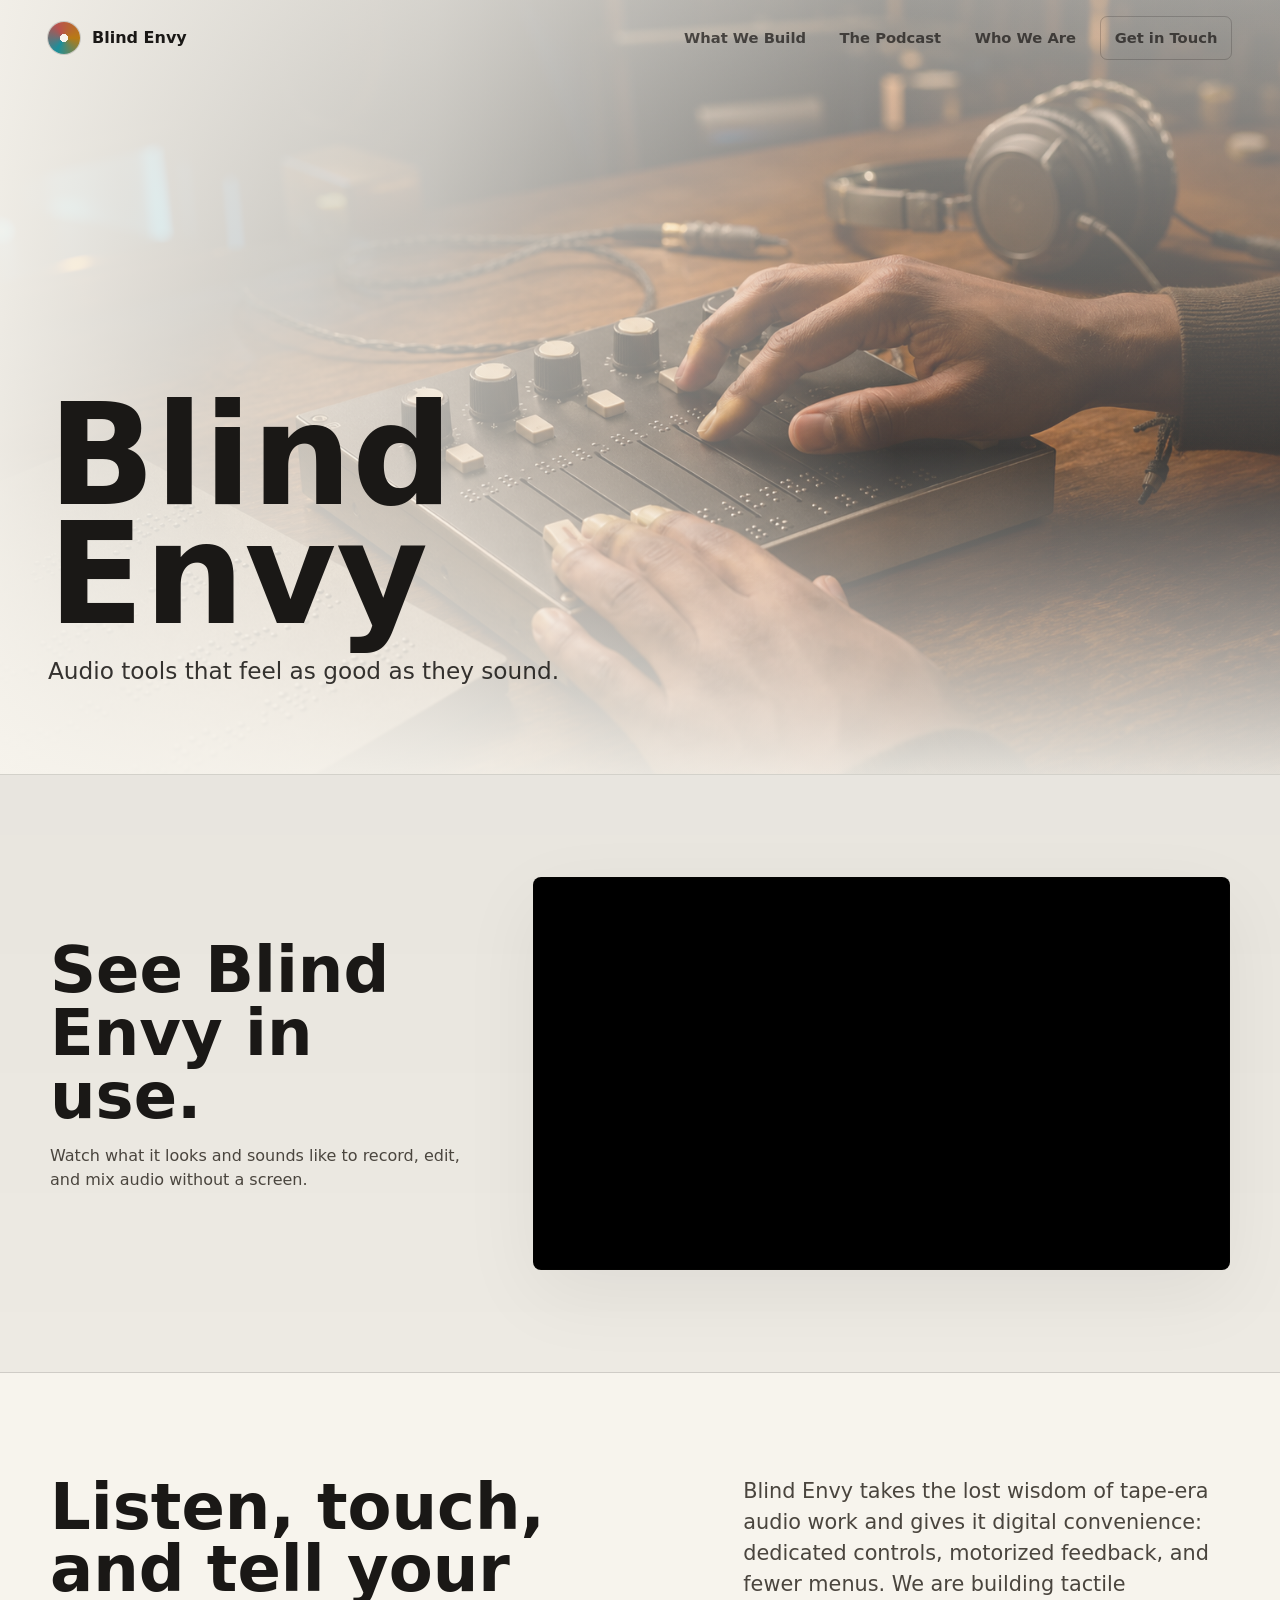
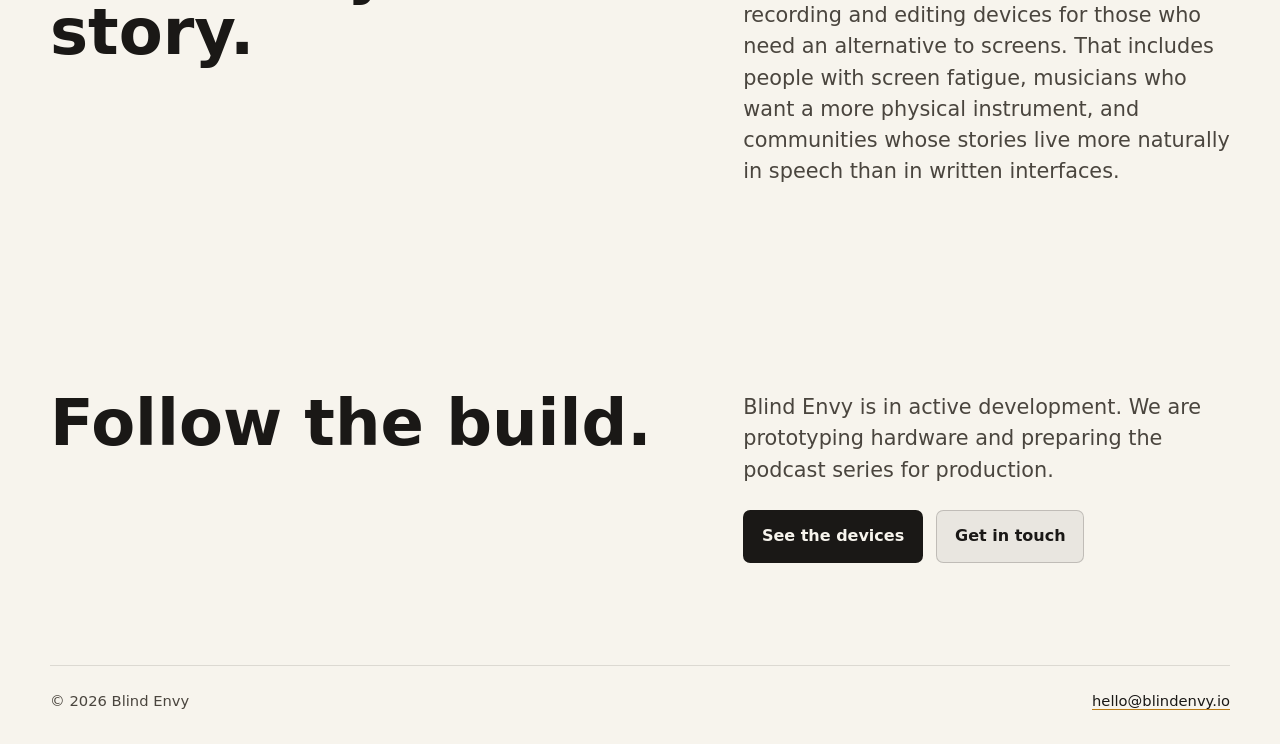
<file: index.html>
<!doctype html>
<html lang="en">
  <head>
    <meta charset="utf-8" />
    <meta name="viewport" content="width=device-width, initial-scale=1" />
    <title>Blind Envy</title>
    <meta
      name="description"
      content="Blind Envy is making tactile audio tools and a podcast series shaped by blind creators and useful far beyond the screen."
    />
    <meta property="og:title" content="Blind Envy" />
    <meta property="og:description" content="Audio tools that feel as good as they sound." />
    <meta property="og:type" content="website" />
    <meta property="og:image" content="https://blindenvy.io/assets/blindenvy-hero.png" />
    <link rel="icon" href="data:image/svg+xml,<svg xmlns='http://www.w3.org/2000/svg' viewBox='0 0 100 100'><circle cx='50' cy='50' r='45' fill='%2311110f'/><circle cx='50' cy='50' r='30' fill='none' stroke='%23e8a33a' stroke-width='6'/></svg>" />
    <link rel="preload" href="assets/blindenvy-hero.png" as="image" />
    <link rel="stylesheet" href="styles.css" />
  </head>
  <body>
    <a class="skip-link" href="#main">Skip to content</a>

    <header class="site-header" data-header>
      <a class="brand" href="index.html" aria-label="Blind Envy home">
        <span class="brand-mark" aria-hidden="true"></span>
        <span>Blind Envy</span>
      </a>
      <button class="nav-toggle" type="button" aria-controls="site-nav" aria-expanded="false">
        <span class="nav-toggle-line"></span>
        <span class="nav-toggle-line"></span>
        <span class="nav-toggle-line"></span>
        <span class="sr-only">Menu</span>
      </button>
      <nav class="site-nav" id="site-nav" aria-label="Primary">
        <a href="devices.html">What We Build</a>
        <a href="podcast.html">The Podcast</a>
        <a href="people.html">Who We Are</a>
        <a class="nav-cta" href="contact.html">Get in Touch</a>
      </nav>
    </header>

    <main id="main">
      <section class="hero hero-simple" aria-labelledby="hero-title">
        <img
          class="hero-image"
          src="assets/blindenvy-hero.png"
          alt="Hands using a tactile audio controller with knobs, faders, headphones, and braille-like markings on a studio table."
        />
        <div class="hero-shade" aria-hidden="true"></div>
        <div class="hero-content">
          <h1 id="hero-title">Blind Envy</h1>
          <p class="hero-lede">Audio tools that feel as good as they sound.</p>
        </div>
      </section>

      <section class="simple-section band" aria-labelledby="video-title">
        <div class="section-inner video-section">
          <div>
            <h2 id="video-title">See Blind Envy in use.</h2>
            <p>Watch what it looks and sounds like to record, edit, and mix audio without a screen.</p>
          </div>
          <div class="video-frame">
            <iframe
              src="https://www.youtube.com/embed/ivLrcnOXPUc"
              title="Blind Envy prototype video"
              allow="accelerometer; autoplay; clipboard-write; encrypted-media; gyroscope; picture-in-picture; web-share"
              allowfullscreen
            ></iframe>
          </div>
        </div>
      </section>

      <section class="simple-section" aria-labelledby="simple-title">
        <div class="section-inner simple-grid">
          <div>
            <h2 id="simple-title">Listen, touch, and tell your story.</h2>
          </div>
          <p>
            Blind Envy takes the lost wisdom of tape-era audio work and gives it digital
            convenience: dedicated controls, motorized feedback, and fewer menus. We are building
            tactile recording and editing devices for those who need an alternative to screens. That
            includes people with screen fatigue, musicians who want a more physical instrument, and
            communities whose stories live more naturally in speech than in written interfaces.
          </p>
        </div>
      </section>

      <section class="simple-section" aria-labelledby="cta-title">
        <div class="section-inner simple-grid">
          <h2 id="cta-title">Follow the build.</h2>
          <div>
            <p>
              Blind Envy is in active development. We are prototyping hardware and preparing the
              podcast series for production.
            </p>
            <div class="hero-actions" style="margin-top: 1.5rem">
              <a class="button button-primary" href="devices.html">See the devices</a>
              <a class="button button-secondary" href="contact.html">Get in touch</a>
            </div>
          </div>
        </div>
      </section>
    </main>

    <footer class="site-footer">
      <p>&copy; 2026 Blind Envy</p>
      <p><a href="mailto:hello@blindenvy.io">hello@blindenvy.io</a></p>
    </footer>

    <script src="script.js"></script>
  </body>
</html>
</file>
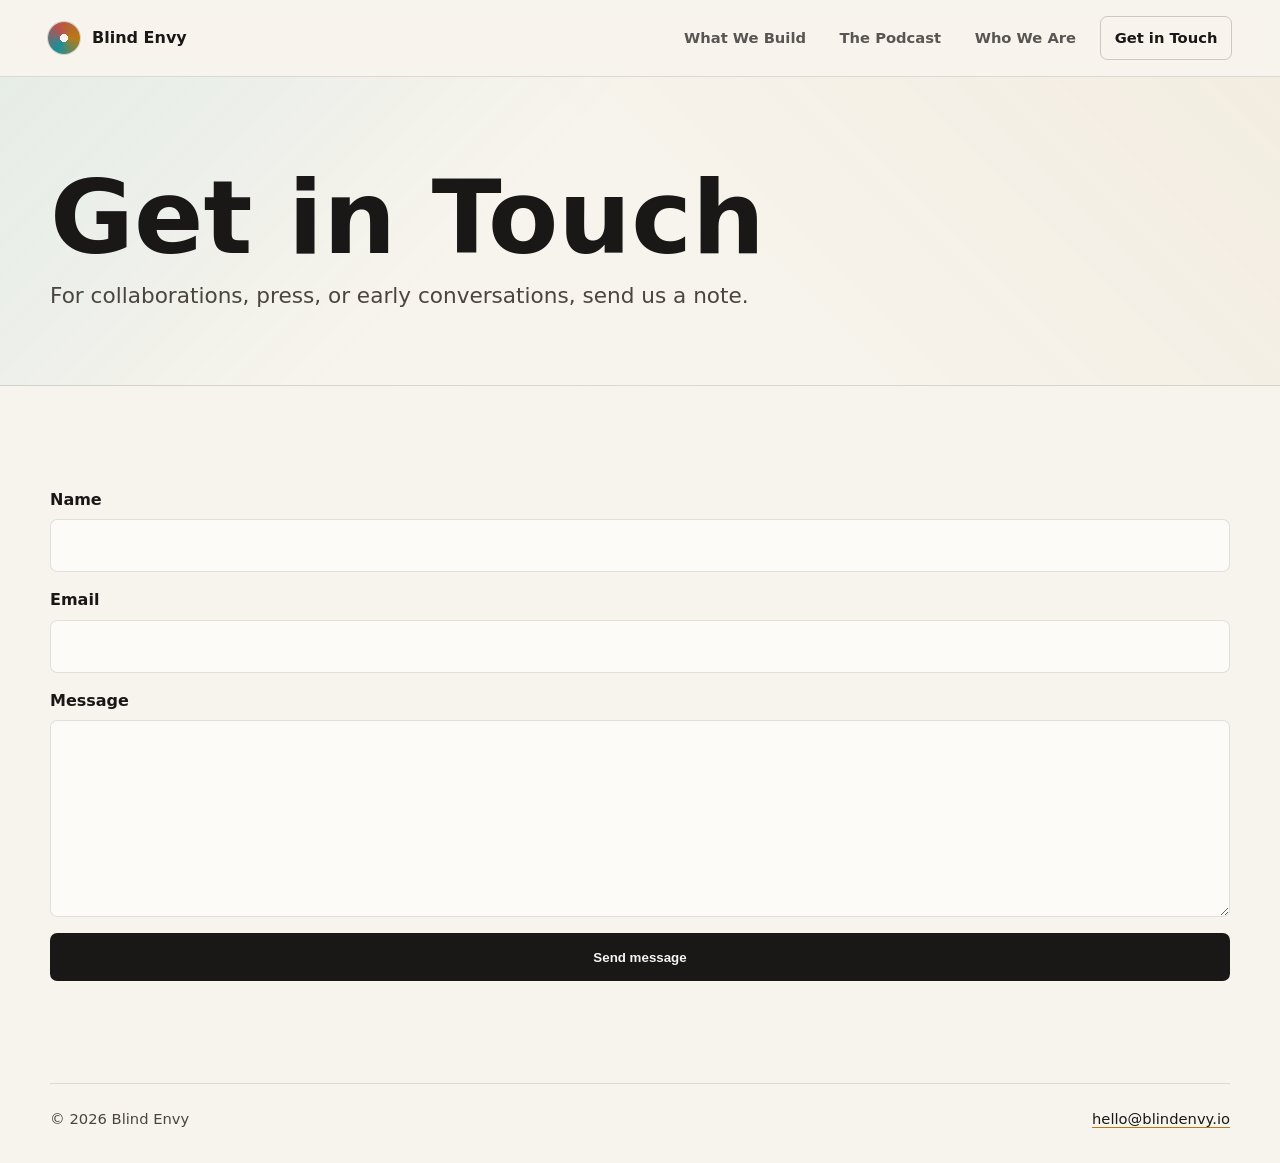
<file: contact.html>
<!doctype html>
<html lang="en">
  <head>
    <meta charset="utf-8" />
    <meta name="viewport" content="width=device-width, initial-scale=1" />
    <title>Get in Touch - Blind Envy</title>
    <meta name="description" content="Contact Blind Envy." />
    <link rel="icon" href="data:image/svg+xml,<svg xmlns='http://www.w3.org/2000/svg' viewBox='0 0 100 100'><circle cx='50' cy='50' r='45' fill='%2311110f'/><circle cx='50' cy='50' r='30' fill='none' stroke='%23e8a33a' stroke-width='6'/></svg>" />
    <link rel="stylesheet" href="styles.css" />
  </head>
  <body>
    <a class="skip-link" href="#main">Skip to content</a>
    <header class="site-header" data-header>
      <a class="brand" href="index.html" aria-label="Blind Envy home"><span class="brand-mark" aria-hidden="true"></span><span>Blind Envy</span></a>
      <button class="nav-toggle" type="button" aria-controls="site-nav" aria-expanded="false">
        <span class="nav-toggle-line"></span><span class="nav-toggle-line"></span><span class="nav-toggle-line"></span><span class="sr-only">Menu</span>
      </button>
      <nav class="site-nav" id="site-nav" aria-label="Primary">
        <a href="devices.html">What We Build</a>
        <a href="podcast.html">The Podcast</a>
        <a href="people.html">Who We Are</a>
        <a class="nav-cta" href="contact.html" aria-current="page">Get in Touch</a>
      </nav>
    </header>

    <main id="main" class="page-main">
      <section class="page-hero compact-page" aria-labelledby="page-title">
        <div class="section-inner narrow">
          <h1 id="page-title">Get in Touch</h1>
          <p>For collaborations, press, or early conversations, send us a note.</p>
        </div>
      </section>

      <section class="simple-section">
        <div class="section-inner narrow">
          <form class="contact-form" action="https://formsubmit.co/hello@blindenvy.io" method="POST">
            <input type="hidden" name="_subject" value="New message from blindenvy.io" />
            <input type="hidden" name="_captcha" value="false" />
            <input type="hidden" name="_next" value="https://blindenvy.io/contact.html" />
            <label>
              Name
              <input name="name" autocomplete="name" required />
            </label>
            <label>
              Email
              <input type="email" name="email" autocomplete="email" required />
            </label>
            <label>
              Message
              <textarea name="message" rows="7" required></textarea>
            </label>
            <button class="button button-primary" type="submit">Send message</button>
          </form>
        </div>
      </section>
    </main>

    <footer class="site-footer"><p>&copy; 2026 Blind Envy</p><p><a href="mailto:hello@blindenvy.io">hello@blindenvy.io</a></p></footer>
    <script src="script.js"></script>
  </body>
</html>
</file>
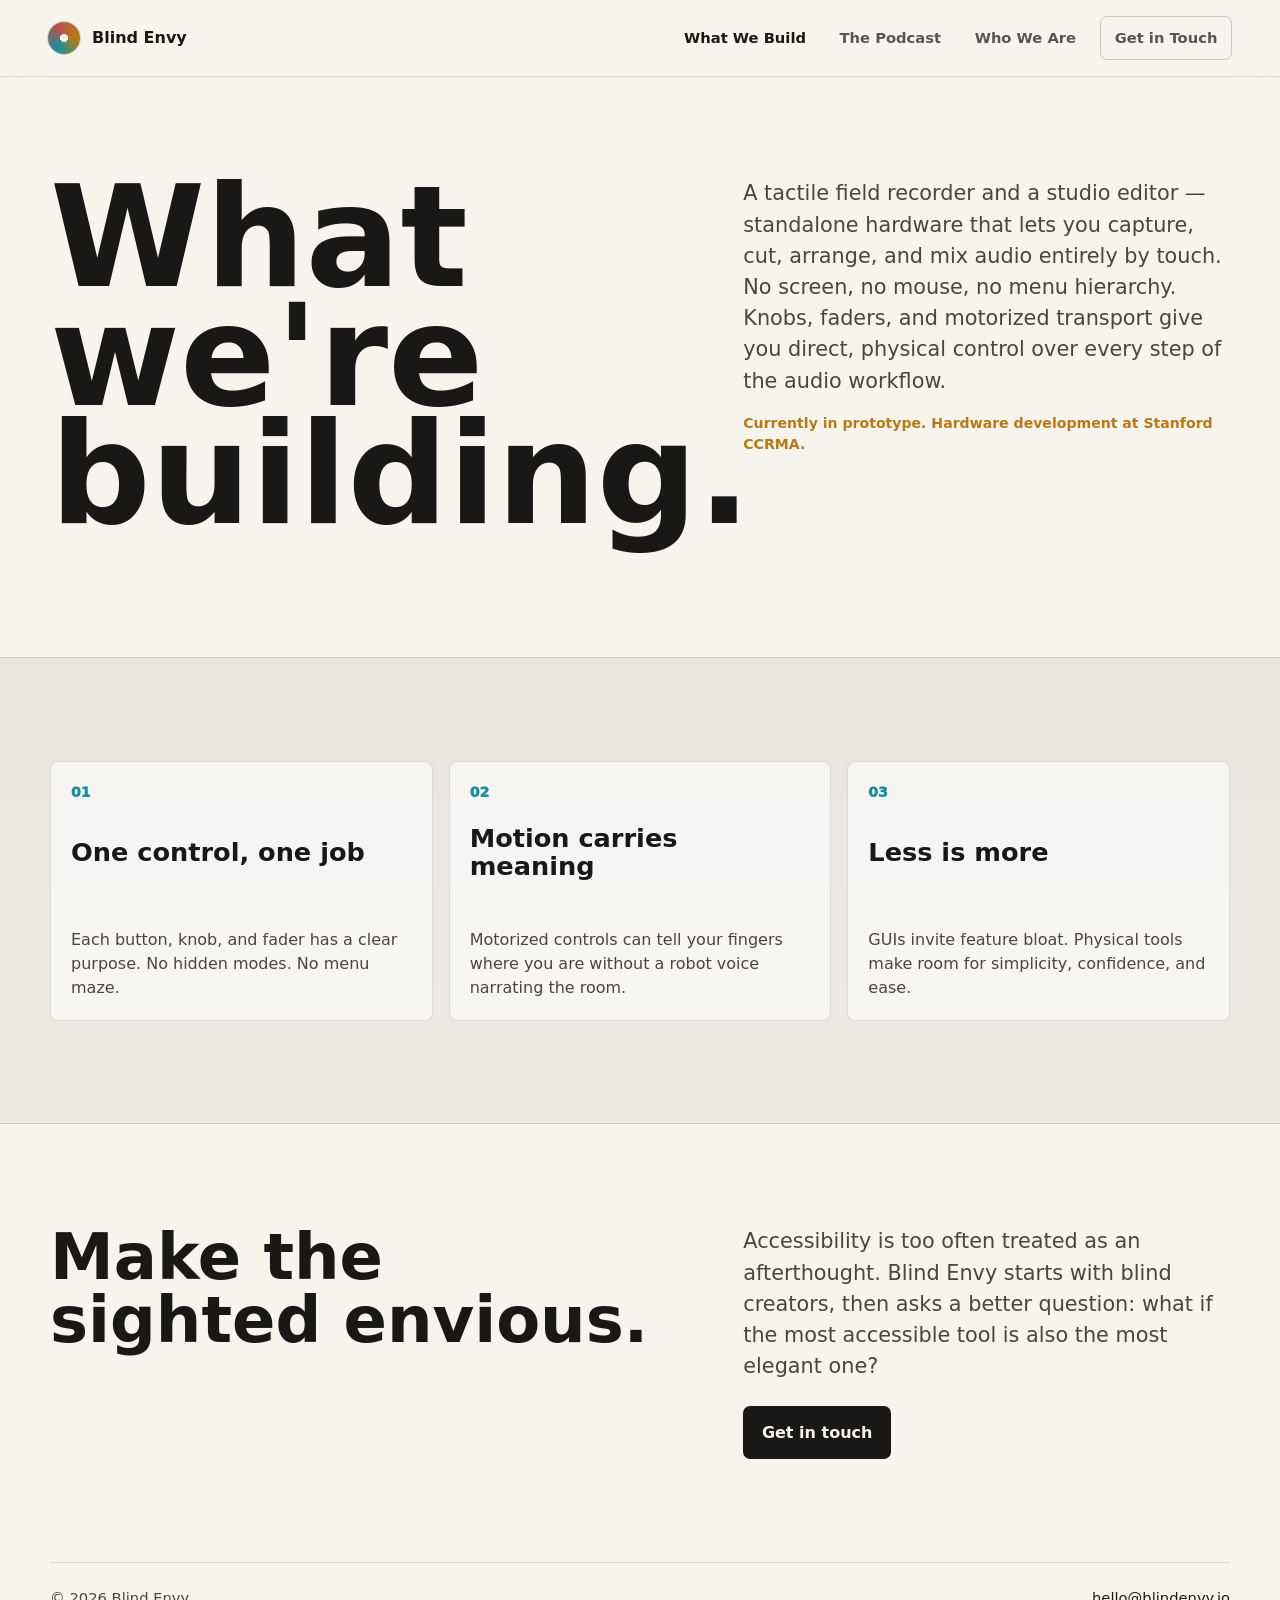
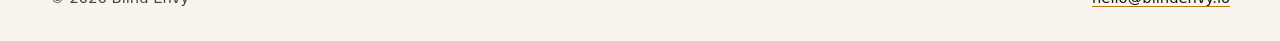
<file: devices.html>
<!doctype html>
<html lang="en">
  <head>
    <meta charset="utf-8" />
    <meta name="viewport" content="width=device-width, initial-scale=1" />
    <title>What We Build - Blind Envy</title>
    <meta name="description" content="The Blind Envy tactile field recorder and studio editor." />
    <link rel="icon" href="data:image/svg+xml,<svg xmlns='http://www.w3.org/2000/svg' viewBox='0 0 100 100'><circle cx='50' cy='50' r='45' fill='%2311110f'/><circle cx='50' cy='50' r='30' fill='none' stroke='%23e8a33a' stroke-width='6'/></svg>" />
    <link rel="stylesheet" href="styles.css" />
  </head>
  <body>
    <a class="skip-link" href="#main">Skip to content</a>
    <header class="site-header" data-header>
      <a class="brand" href="index.html" aria-label="Blind Envy home"><span class="brand-mark" aria-hidden="true"></span><span>Blind Envy</span></a>
      <button class="nav-toggle" type="button" aria-controls="site-nav" aria-expanded="false">
        <span class="nav-toggle-line"></span><span class="nav-toggle-line"></span><span class="nav-toggle-line"></span><span class="sr-only">Menu</span>
      </button>
      <nav class="site-nav" id="site-nav" aria-label="Primary">
        <a href="devices.html" aria-current="page">What We Build</a>
        <a href="podcast.html">The Podcast</a>
        <a href="people.html">Who We Are</a>
        <a class="nav-cta" href="contact.html">Get in Touch</a>
      </nav>
    </header>

    <main id="main" class="page-main">
      <section class="simple-section" aria-labelledby="what-title">
        <div class="section-inner simple-grid">
          <h1 id="what-title">What we're building.</h1>
          <div>
            <p>
              A tactile field recorder and a studio editor — standalone hardware that lets you
              capture, cut, arrange, and mix audio entirely by touch. No screen, no mouse, no
              menu hierarchy. Knobs, faders, and motorized transport give you direct, physical
              control over every step of the audio workflow.
            </p>
            <p class="stage-note" style="margin-top: 1rem; color: var(--amber); font-size: 0.88rem; font-weight: 700;">
              Currently in prototype. Hardware development at Stanford CCRMA.
            </p>
          </div>
        </div>
      </section>

      <section class="principles band">
        <div class="section-inner">
          <div class="principle-list">
            <article class="principle">
              <span class="principle-index">01</span>
              <h3>One control, one job</h3>
              <p>Each button, knob, and fader has a clear purpose. No hidden modes. No menu maze.</p>
            </article>
            <article class="principle">
              <span class="principle-index">02</span>
              <h3>Motion carries meaning</h3>
              <p>Motorized controls can tell your fingers where you are without a robot voice narrating the room.</p>
            </article>
            <article class="principle">
              <span class="principle-index">03</span>
              <h3>Less is more</h3>
              <p>GUIs invite feature bloat. Physical tools make room for simplicity, confidence, and ease.</p>
            </article>
          </div>
        </div>
      </section>

      <section class="simple-section" aria-labelledby="envy-title">
        <div class="section-inner simple-grid">
          <h2 id="envy-title">Make the sighted envious.</h2>
          <div>
            <p>
              Accessibility is too often treated as an afterthought. Blind Envy starts with blind
              creators, then asks a better question: what if the most accessible tool is also the most
              elegant one?
            </p>
            <div class="hero-actions" style="margin-top: 1.5rem">
              <a class="button button-primary" href="contact.html">Get in touch</a>
            </div>
          </div>
        </div>
      </section>
    </main>

    <footer class="site-footer"><p>&copy; 2026 Blind Envy</p><p><a href="mailto:hello@blindenvy.io">hello@blindenvy.io</a></p></footer>
    <script src="script.js"></script>
  </body>
</html>
</file>
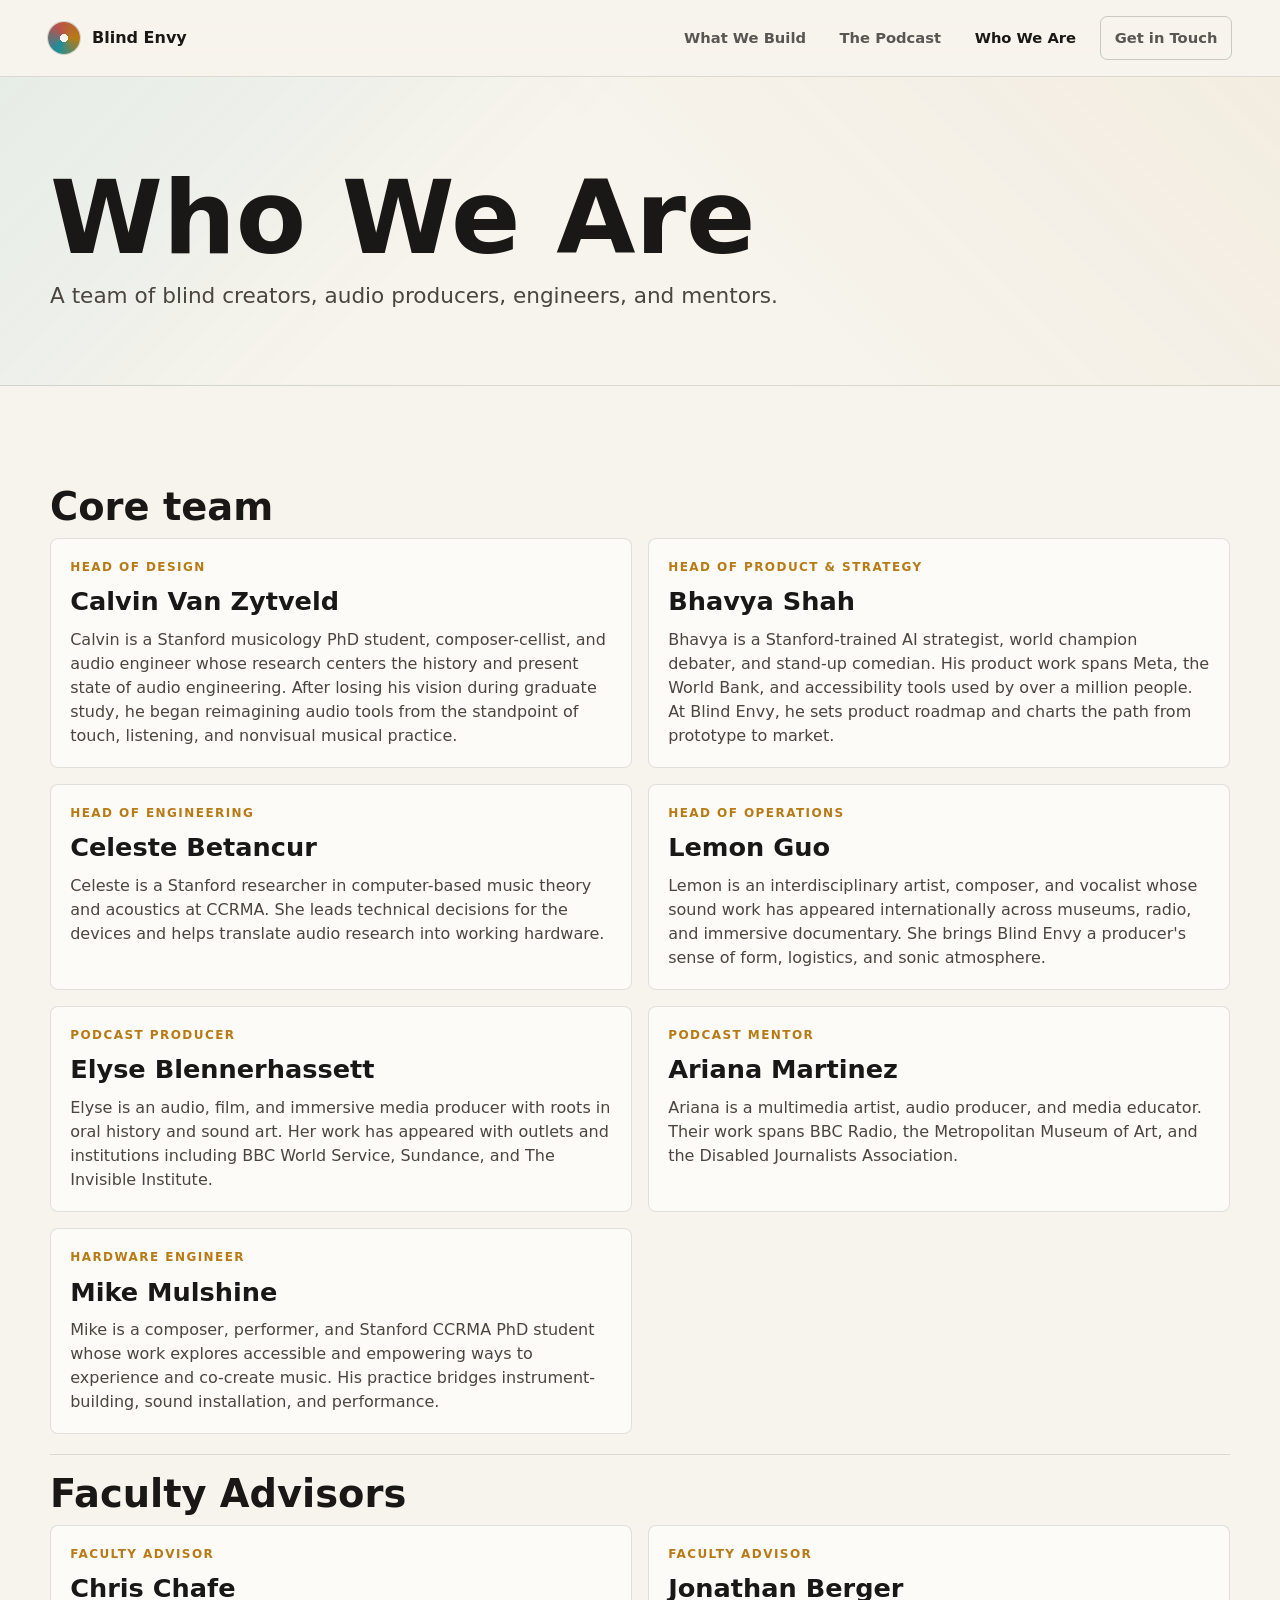
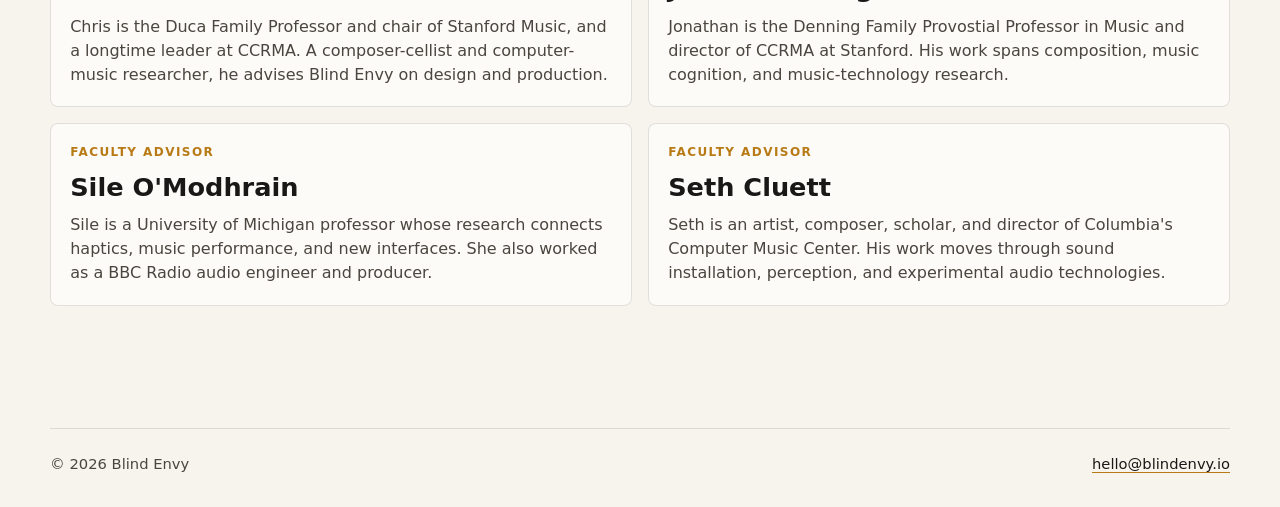
<file: people.html>
<!doctype html>
<html lang="en">
  <head>
    <meta charset="utf-8" />
    <meta name="viewport" content="width=device-width, initial-scale=1" />
    <title>Who We Are - Blind Envy</title>
    <meta name="description" content="The people behind Blind Envy." />
    <link rel="icon" href="data:image/svg+xml,<svg xmlns='http://www.w3.org/2000/svg' viewBox='0 0 100 100'><circle cx='50' cy='50' r='45' fill='%2311110f'/><circle cx='50' cy='50' r='30' fill='none' stroke='%23e8a33a' stroke-width='6'/></svg>" />
    <link rel="stylesheet" href="styles.css" />
  </head>
  <body>
    <a class="skip-link" href="#main">Skip to content</a>
    <header class="site-header" data-header>
      <a class="brand" href="index.html" aria-label="Blind Envy home"><span class="brand-mark" aria-hidden="true"></span><span>Blind Envy</span></a>
      <button class="nav-toggle" type="button" aria-controls="site-nav" aria-expanded="false">
        <span class="nav-toggle-line"></span><span class="nav-toggle-line"></span><span class="nav-toggle-line"></span><span class="sr-only">Menu</span>
      </button>
      <nav class="site-nav" id="site-nav" aria-label="Primary">
        <a href="devices.html">What We Build</a>
        <a href="podcast.html">The Podcast</a>
        <a href="people.html" aria-current="page">Who We Are</a>
        <a class="nav-cta" href="contact.html">Get in Touch</a>
      </nav>
    </header>

    <main id="main" class="page-main">
      <section class="page-hero compact-page" aria-labelledby="page-title">
        <div class="section-inner narrow">
          <h1 id="page-title">Who We Are</h1>
          <p>A team of blind creators, audio producers, engineers, and mentors.</p>
        </div>
      </section>

      <section class="simple-section">
        <div class="section-inner people-list">
          <article>
            <h2>Core team</h2>
            <div class="bio-grid">
              <section class="person-card">
                <p class="person-role">Head of Design</p>
                <h3>Calvin Van Zytveld</h3>
                <p>
                  Calvin is a Stanford musicology PhD student, composer-cellist, and audio engineer
                  whose research centers the history and present state of audio engineering. After
                  losing his vision during graduate study, he began reimagining audio tools from the
                  standpoint of touch, listening, and nonvisual musical practice.
                </p>
              </section>
              <section class="person-card">
                <p class="person-role">Head of Product & Strategy</p>
                <h3>Bhavya Shah</h3>
                <p>
                  Bhavya is a Stanford-trained AI strategist, world champion debater, and
                  stand-up comedian. His product work spans Meta, the World Bank, and
                  accessibility tools used by over a million people. At Blind Envy, he sets
                  product roadmap and charts the path from prototype to market.
                </p>
              </section>
              <section class="person-card">
                <p class="person-role">Head of Engineering</p>
                <h3>Celeste Betancur</h3>
                <p>
                  Celeste is a Stanford researcher in computer-based music theory and acoustics at
                  CCRMA. She leads technical decisions for the devices and helps translate audio
                  research into working hardware.
                </p>
              </section>
              <section class="person-card">
                <p class="person-role">Head of Operations</p>
                <h3>Lemon Guo</h3>
                <p>
                  Lemon is an interdisciplinary artist, composer, and vocalist whose sound work has
                  appeared internationally across museums, radio, and immersive documentary. She
                  brings Blind Envy a producer's sense of form, logistics, and sonic
                  atmosphere.
                </p>
              </section>
              <section class="person-card">
                <p class="person-role">Podcast Producer</p>
                <h3>Elyse Blennerhassett</h3>
                <p>
                  Elyse is an audio, film, and immersive media producer with roots in oral history
                  and sound art. Her work has appeared with outlets and institutions including BBC
                  World Service, Sundance, and The Invisible Institute.
                </p>
              </section>
              <section class="person-card">
                <p class="person-role">Podcast Mentor</p>
                <h3>Ariana Martinez</h3>
                <p>
                  Ariana is a multimedia artist, audio producer, and media educator. Their work spans
                  BBC Radio, the Metropolitan Museum of Art, and the Disabled Journalists Association.
                </p>
              </section>
              <section class="person-card">
                <p class="person-role">Hardware Engineer</p>
                <h3>Mike Mulshine</h3>
                <p>
                  Mike is a composer, performer, and Stanford CCRMA PhD student
                  whose work explores accessible and empowering ways to experience and co-create
                  music. His practice bridges instrument-building, sound installation, and
                  performance.
                </p>
              </section>
            </div>
          </article>
          <article>
            <h2>Faculty Advisors</h2>
            <div class="bio-grid advisor-grid">
              <section class="person-card">
                <p class="person-role">Faculty Advisor</p>
                <h3>Chris Chafe</h3>
                <p>
                  Chris is the Duca Family Professor and chair of Stanford Music, and a longtime
                  leader at CCRMA. A composer-cellist and computer-music researcher, he
                  advises Blind Envy on design and production.
                </p>
              </section>
              <section class="person-card">
                <p class="person-role">Faculty Advisor</p>
                <h3>Jonathan Berger</h3>
                <p>
                  Jonathan is the Denning Family Provostial Professor in Music and director of CCRMA
                  at Stanford. His work spans composition, music cognition, and music-technology
                  research.
                </p>
              </section>
              <section class="person-card">
                <p class="person-role">Faculty Advisor</p>
                <h3>Sile O'Modhrain</h3>
                <p>
                  Sile is a University of Michigan professor whose research connects haptics,
                  music performance, and new interfaces. She also worked as
                  a BBC Radio audio engineer and producer.
                </p>
              </section>
              <section class="person-card">
                <p class="person-role">Faculty Advisor</p>
                <h3>Seth Cluett</h3>
                <p>
                  Seth is an artist, composer, scholar, and director of Columbia's Computer Music
                  Center. His work moves through sound installation, perception, and experimental
                  audio technologies.
                </p>
              </section>
            </div>
          </article>
        </div>
      </section>
    </main>

    <footer class="site-footer"><p>&copy; 2026 Blind Envy</p><p><a href="mailto:hello@blindenvy.io">hello@blindenvy.io</a></p></footer>
    <script src="script.js"></script>
  </body>
</html>
</file>
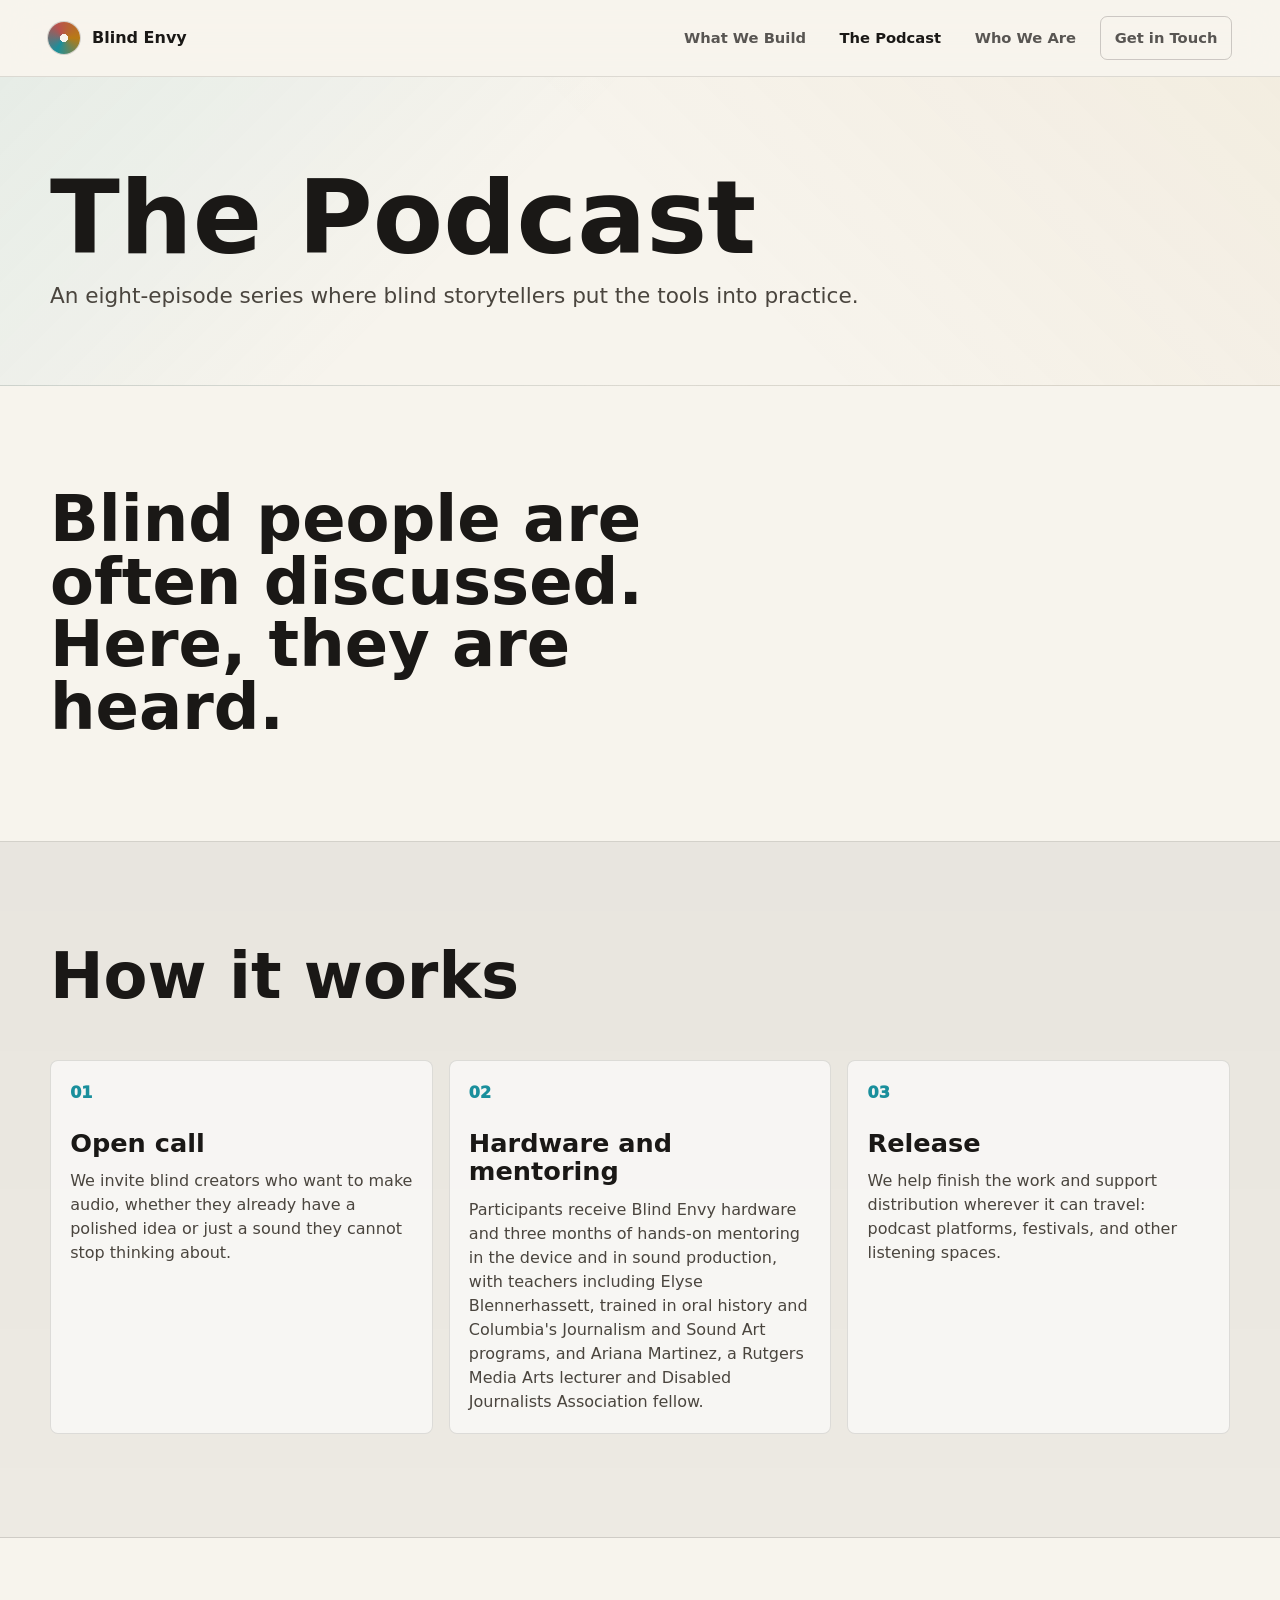
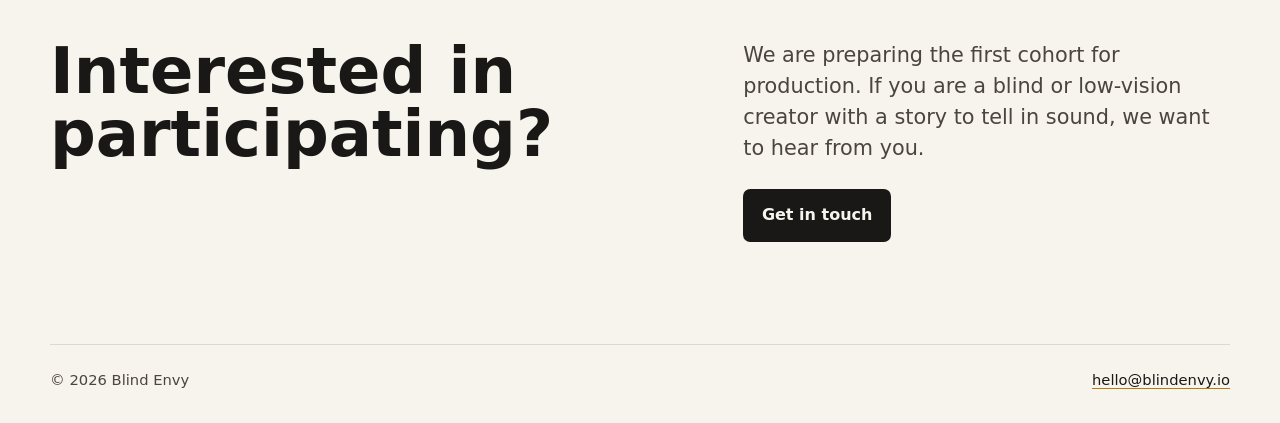
<file: podcast.html>
<!doctype html>
<html lang="en">
  <head>
    <meta charset="utf-8" />
    <meta name="viewport" content="width=device-width, initial-scale=1" />
    <title>The Podcast - Blind Envy</title>
    <meta name="description" content="The Blind Envy podcast series led by blind storytellers." />
    <link rel="icon" href="data:image/svg+xml,<svg xmlns='http://www.w3.org/2000/svg' viewBox='0 0 100 100'><circle cx='50' cy='50' r='45' fill='%2311110f'/><circle cx='50' cy='50' r='30' fill='none' stroke='%23e8a33a' stroke-width='6'/></svg>" />
    <link rel="stylesheet" href="styles.css" />
  </head>
  <body>
    <a class="skip-link" href="#main">Skip to content</a>
    <header class="site-header" data-header>
      <a class="brand" href="index.html" aria-label="Blind Envy home"><span class="brand-mark" aria-hidden="true"></span><span>Blind Envy</span></a>
      <button class="nav-toggle" type="button" aria-controls="site-nav" aria-expanded="false">
        <span class="nav-toggle-line"></span><span class="nav-toggle-line"></span><span class="nav-toggle-line"></span><span class="sr-only">Menu</span>
      </button>
      <nav class="site-nav" id="site-nav" aria-label="Primary">
        <a href="devices.html">What We Build</a>
        <a href="podcast.html" aria-current="page">The Podcast</a>
        <a href="people.html">Who We Are</a>
        <a class="nav-cta" href="contact.html">Get in Touch</a>
      </nav>
    </header>

    <main id="main" class="page-main">
      <section class="page-hero compact-page" aria-labelledby="page-title">
        <div class="section-inner narrow">
          <h1 id="page-title">The Podcast</h1>
          <p>An eight-episode series where blind storytellers put the tools into practice.</p>
        </div>
      </section>

      <section class="simple-section">
        <div class="section-inner simple-grid">
          <h2>Blind people are often discussed. Here, they are heard.</h2>
        </div>
      </section>

      <section class="simple-section band" aria-labelledby="process-title">
        <div class="section-inner">
          <h2 id="process-title">How it works</h2>
          <ol class="process-list">
            <li>
              <span>01</span>
              <h3>Open call</h3>
              <p>
                We invite blind creators who want to make audio, whether they already have a
                polished idea or just a sound they cannot stop thinking about.
              </p>
            </li>
            <li>
              <span>02</span>
              <h3>Hardware and mentoring</h3>
              <p>
                Participants receive Blind Envy hardware and three months of hands-on mentoring in
                the device and in sound production, with teachers including Elyse Blennerhassett,
                trained in oral history and Columbia's Journalism and Sound Art programs, and Ariana Martinez,
                a Rutgers Media Arts lecturer and Disabled Journalists Association fellow.
              </p>
            </li>
            <li>
              <span>03</span>
              <h3>Release</h3>
              <p>
                We help finish the work and support distribution wherever it can travel: podcast
                platforms, festivals, and other listening spaces.
              </p>
            </li>
          </ol>
        </div>
      </section>

      <section class="simple-section" aria-labelledby="podcast-cta-title">
        <div class="section-inner simple-grid">
          <h2 id="podcast-cta-title">Interested in participating?</h2>
          <div>
            <p>
              We are preparing the first cohort for production. If you are a blind or low-vision
              creator with a story to tell in sound, we want to hear from you.
            </p>
            <div class="hero-actions" style="margin-top: 1.5rem">
              <a class="button button-primary" href="contact.html">Get in touch</a>
            </div>
          </div>
        </div>
      </section>
    </main>

    <footer class="site-footer"><p>&copy; 2026 Blind Envy</p><p><a href="mailto:hello@blindenvy.io">hello@blindenvy.io</a></p></footer>
    <script src="script.js"></script>
  </body>
</html>
</file>
<file: styles.css>
:root {
  color-scheme: dark;
  --ink: #f7f4ed;
  --muted: #c9c1b3;
  --soft: #938879;
  --night: #11110f;
  --panel: #191714;
  --panel-2: #22201c;
  --line: rgba(247, 244, 237, 0.16);
  --amber: #e8a33a;
  --cyan: #53c7d4;
  --rose: #d86d6b;
  --green: #9fbf7a;
  --shadow: 0 24px 80px rgba(0, 0, 0, 0.42);
  --max: 1180px;
  font-family:
    Inter, ui-sans-serif, system-ui, -apple-system, BlinkMacSystemFont, "Segoe UI", sans-serif;
}

* {
  box-sizing: border-box;
}

html {
  scroll-behavior: smooth;
}

body {
  margin: 0;
  background: var(--night);
  color: var(--ink);
  line-height: 1.5;
}

body.nav-open {
  overflow: hidden;
}

img {
  display: block;
  max-width: 100%;
}

a {
  color: inherit;
  text-decoration: none;
}

p,
h1,
h2,
h3 {
  margin-top: 0;
}

p {
  color: var(--muted);
}

.skip-link {
  position: fixed;
  left: 1rem;
  top: 1rem;
  z-index: 20;
  transform: translateY(-150%);
  background: var(--ink);
  color: var(--night);
  padding: 0.75rem 1rem;
  border-radius: 0.35rem;
  font-weight: 800;
}

.skip-link:focus {
  transform: translateY(0);
}

.sr-only {
  position: absolute;
  width: 1px;
  height: 1px;
  padding: 0;
  margin: -1px;
  overflow: hidden;
  clip: rect(0, 0, 0, 0);
  white-space: nowrap;
  border: 0;
}

.site-header {
  position: fixed;
  inset: 0 0 auto 0;
  z-index: 10;
  display: flex;
  align-items: center;
  justify-content: space-between;
  gap: 1.5rem;
  padding: 1rem clamp(1rem, 4vw, 3rem);
  color: var(--ink);
  transition:
    background-color 180ms ease,
    border-color 180ms ease,
    backdrop-filter 180ms ease;
}

.site-header.is-scrolled,
.site-header.nav-active {
  background: rgba(17, 17, 15, 0.82);
  border-bottom: 1px solid var(--line);
  backdrop-filter: blur(20px);
}

.brand {
  display: inline-flex;
  align-items: center;
  gap: 0.75rem;
  font-weight: 900;
  letter-spacing: 0;
  min-height: 44px;
}

.brand-mark {
  width: 2rem;
  height: 2rem;
  border-radius: 50%;
  background:
    radial-gradient(circle at 50% 50%, var(--night) 0 18%, transparent 19%),
    conic-gradient(from 90deg, var(--amber), var(--cyan), var(--rose), var(--amber));
  box-shadow: 0 0 0 1px rgba(255, 255, 255, 0.2);
}

.site-nav {
  display: flex;
  align-items: center;
  gap: 0.4rem;
}

.site-nav a {
  min-height: 44px;
  display: inline-flex;
  align-items: center;
  padding: 0.6rem 0.85rem;
  color: rgba(247, 244, 237, 0.82);
  font-weight: 750;
  font-size: 0.92rem;
}

.site-nav a:hover,
.site-nav a:focus-visible,
.site-nav a[aria-current="page"] {
  color: var(--ink);
}

.site-nav .nav-cta {
  border: 1px solid rgba(247, 244, 237, 0.26);
  border-radius: 0.45rem;
  margin-left: 0.25rem;
}

.nav-toggle {
  display: none;
  width: 44px;
  height: 44px;
  border: 1px solid rgba(247, 244, 237, 0.22);
  border-radius: 0.45rem;
  background: rgba(17, 17, 15, 0.5);
  color: var(--ink);
  place-items: center;
}

.nav-toggle-line {
  display: block;
  width: 18px;
  height: 2px;
  background: currentColor;
  margin: 3px auto;
}

.hero {
  position: relative;
  min-height: 92svh;
  display: grid;
  align-items: end;
  overflow: hidden;
  padding: 8rem clamp(1rem, 4vw, 3rem) 4.5rem;
}

.hero-simple {
  min-height: 86svh;
}

.page-main {
  padding-top: 76px;
}

.page-hero {
  padding: clamp(5rem, 10vw, 8rem) 0 clamp(3.5rem, 7vw, 6rem);
  background:
    linear-gradient(135deg, rgba(83, 199, 212, 0.12), transparent 40%),
    linear-gradient(225deg, rgba(232, 163, 58, 0.1), transparent 48%),
    var(--night);
  border-bottom: 1px solid var(--line);
}

.compact-page {
  padding: clamp(4.25rem, 8vw, 6rem) 0 clamp(3rem, 6vw, 4.5rem);
}

.compact-page .narrow {
  display: grid;
  gap: 1rem;
}

.narrow {
  width: min(760px, calc(100% - 2rem));
}

.page-hero-grid {
  display: grid;
  grid-template-columns: minmax(0, 1fr) minmax(280px, 0.55fr);
  gap: clamp(2rem, 6vw, 5rem);
  align-items: end;
}

.page-hero h1 {
  font-size: clamp(3rem, 8vw, 7rem);
  line-height: 0.9;
  margin-bottom: 0;
}

.page-hero p:not(.eyebrow) {
  font-size: clamp(1.1rem, 2vw, 1.35rem);
  margin-bottom: 0;
}

.hero-image,
.hero-shade {
  position: absolute;
  inset: 0;
  width: 100%;
  height: 100%;
}

.hero-image {
  object-fit: cover;
  object-position: 56% center;
}

.hero-shade {
  background:
    linear-gradient(90deg, rgba(17, 17, 15, 0.94) 0%, rgba(17, 17, 15, 0.64) 34%, rgba(17, 17, 15, 0.06) 70%),
    linear-gradient(0deg, rgba(17, 17, 15, 0.9) 0%, rgba(17, 17, 15, 0.18) 42%, rgba(17, 17, 15, 0.62) 100%);
}

.hero-content {
  position: relative;
  z-index: 1;
  width: min(700px, 100%);
}

.eyebrow,
.label {
  color: var(--amber);
  font-size: 0.78rem;
  text-transform: uppercase;
  letter-spacing: 0.12em;
  font-weight: 900;
  margin-bottom: 0.8rem;
}

h1 {
  font-size: clamp(4rem, 11vw, 9.5rem);
  line-height: 0.84;
  letter-spacing: 0;
  margin-bottom: 1.35rem;
}

h2 {
  font-size: clamp(2rem, 5vw, 4.5rem);
  line-height: 0.98;
  letter-spacing: 0;
  max-width: 900px;
}

h3 {
  font-size: clamp(1.2rem, 2vw, 1.65rem);
  line-height: 1.12;
  letter-spacing: 0;
}

.hero-lede {
  max-width: 650px;
  color: rgba(247, 244, 237, 0.88);
  font-size: clamp(1.1rem, 2vw, 1.45rem);
  margin-bottom: 0.8rem;
}

.hero-note {
  max-width: 620px;
  color: rgba(247, 244, 237, 0.78);
  font-size: clamp(1rem, 1.6vw, 1.18rem);
  margin-bottom: 2rem;
}

.hero-actions,
.closing-inner {
  display: flex;
  align-items: center;
  gap: 0.85rem;
  flex-wrap: wrap;
}

.button {
  min-height: 48px;
  display: inline-flex;
  align-items: center;
  justify-content: center;
  padding: 0.85rem 1.1rem;
  border-radius: 0.45rem;
  font-weight: 900;
  border: 1px solid transparent;
}

.button-primary {
  background: var(--ink);
  color: var(--night);
}

.button-secondary {
  background: rgba(247, 244, 237, 0.08);
  color: var(--ink);
  border-color: rgba(247, 244, 237, 0.26);
}

.hero-signal {
  position: relative;
  z-index: 1;
  display: flex;
  gap: 0.65rem;
  flex-wrap: wrap;
  width: min(var(--max), 100%);
  margin: 3.5rem auto 0 0;
}

.hero-signal span {
  border: 1px solid rgba(247, 244, 237, 0.24);
  background: rgba(17, 17, 15, 0.36);
  backdrop-filter: blur(12px);
  border-radius: 0.45rem;
  padding: 0.55rem 0.75rem;
  color: rgba(247, 244, 237, 0.9);
  font-weight: 800;
  font-size: 0.9rem;
}

section {
  scroll-margin-top: 78px;
}

.section-inner {
  width: min(var(--max), calc(100% - 2rem));
  margin: 0 auto;
}

.band {
  background:
    linear-gradient(180deg, rgba(255, 255, 255, 0.035), rgba(255, 255, 255, 0)),
    var(--panel);
  border-block: 1px solid var(--line);
}

.intro,
.principles,
.devices,
.podcast,
.progress,
.team,
.home-links,
.closing,
.simple-section,
.quiet-links {
  padding: clamp(4rem, 8vw, 7rem) 0;
}

.intro-grid,
.split,
.closing-inner,
.simple-grid {
  display: grid;
  grid-template-columns: minmax(0, 0.95fr) minmax(300px, 0.75fr);
  gap: clamp(2rem, 6vw, 5rem);
  align-items: start;
}

.simple-grid h2 {
  margin-bottom: 0;
}

.simple-grid p {
  font-size: clamp(1.08rem, 2vw, 1.3rem);
  margin-bottom: 0;
}

.video-section {
  display: grid;
  grid-template-columns: minmax(0, 0.6fr) minmax(340px, 1fr);
  gap: clamp(1.5rem, 5vw, 4rem);
  align-items: center;
}

.video-section h2 {
  margin-bottom: 1rem;
}

.video-frame {
  position: relative;
  overflow: hidden;
  border: 1px solid var(--line);
  border-radius: 0.5rem;
  background: #000;
  aspect-ratio: 16 / 9;
  box-shadow: var(--shadow);
}

.video-frame iframe {
  position: absolute;
  inset: 0;
  width: 100%;
  height: 100%;
  border: 0;
}

.quiet-link-grid {
  display: grid;
  grid-template-columns: repeat(4, minmax(0, 1fr));
  gap: 1px;
  border: 1px solid var(--line);
  background: var(--line);
  border-radius: 0.5rem;
  overflow: hidden;
}

.quiet-link-grid a {
  min-height: 96px;
  display: grid;
  place-items: center;
  background: var(--panel);
  font-weight: 900;
  font-size: clamp(1rem, 2vw, 1.35rem);
}

.quiet-link-grid a:hover,
.quiet-link-grid a:focus-visible {
  background: var(--panel-2);
}

.intro-grid p,
.flow-copy p {
  font-size: clamp(1.1rem, 2vw, 1.35rem);
}

.section-heading {
  display: grid;
  gap: 0.1rem;
  margin-bottom: clamp(2rem, 5vw, 3.5rem);
}

.section-heading.wide h2 {
  max-width: 980px;
}

.principle-list,
.team-grid,
.link-grid {
  display: grid;
  grid-template-columns: repeat(3, minmax(0, 1fr));
  gap: 1rem;
}

.principle,
.team-grid article,
.timeline li,
.device-panel,
.feature-link {
  border: 1px solid var(--line);
  background: rgba(255, 255, 255, 0.035);
  border-radius: 0.5rem;
}

.link-grid {
  grid-template-columns: repeat(4, minmax(0, 1fr));
}

.feature-link {
  min-height: 260px;
  padding: 1.2rem;
  display: grid;
  align-content: space-between;
  transition:
    transform 160ms ease,
    border-color 160ms ease,
    background-color 160ms ease;
}

.feature-link:hover,
.feature-link:focus-visible {
  transform: translateY(-3px);
  border-color: rgba(247, 244, 237, 0.36);
  background: rgba(255, 255, 255, 0.055);
}

.feature-link span {
  color: var(--cyan);
  font-size: 0.78rem;
  text-transform: uppercase;
  letter-spacing: 0.12em;
  font-weight: 900;
}

.feature-link h3 {
  margin: 2rem 0 0.75rem;
}

.feature-link p {
  margin-bottom: 0;
}

.text-link {
  color: var(--ink);
  font-weight: 900;
  border-bottom: 2px solid var(--amber);
}

.principle {
  min-height: 260px;
  padding: 1.25rem;
  display: grid;
  align-content: space-between;
}

.principle-index {
  color: var(--cyan);
  font-weight: 950;
  font-size: 0.88rem;
}

.principle p,
.team-grid p,
.timeline p,
.device-copy p,
.feature-link p {
  margin-bottom: 0;
}

.device-layout {
  display: grid;
  grid-template-columns: repeat(2, minmax(0, 1fr));
  gap: 1rem;
}

.device-panel {
  overflow: hidden;
  box-shadow: var(--shadow);
}

.device-visual {
  min-height: 260px;
  background:
    linear-gradient(135deg, rgba(83, 199, 212, 0.1), rgba(232, 163, 58, 0.08)),
    #10100e;
  border-bottom: 1px solid var(--line);
  position: relative;
}

.device-visual::before {
  content: "";
  position: absolute;
  inset: 16%;
  border: 1px solid rgba(247, 244, 237, 0.2);
  border-radius: 0.5rem;
  background:
    repeating-linear-gradient(90deg, transparent 0 34px, rgba(247, 244, 237, 0.12) 35px 37px),
    rgba(247, 244, 237, 0.03);
}

.device-visual span {
  position: absolute;
  z-index: 1;
  background: var(--ink);
  box-shadow: 0 0 0 8px #1f1d1a, 0 0 0 9px rgba(247, 244, 237, 0.18);
}

.recorder span {
  width: 42px;
  height: 42px;
  border-radius: 50%;
  top: 36%;
}

.recorder span:nth-child(1) {
  left: 25%;
}

.recorder span:nth-child(2) {
  left: 45%;
}

.recorder span:nth-child(3) {
  left: 65%;
}

.editor span {
  width: 34px;
  height: 82px;
  border-radius: 999px;
  bottom: 26%;
}

.editor span:nth-child(1) {
  left: 24%;
}

.editor span:nth-child(2) {
  left: 40%;
}

.editor span:nth-child(3) {
  left: 56%;
}

.editor span:nth-child(4) {
  left: 72%;
  background: var(--amber);
}

.device-copy,
.team-grid article {
  padding: 1.35rem;
}

.people-list {
  display: grid;
  gap: 1.25rem;
}

.people-list article {
  border-bottom: 1px solid var(--line);
  padding-bottom: 1.25rem;
}

.people-list article:last-child {
  border-bottom: 0;
}

.people-list h2 {
  font-size: clamp(1.5rem, 3vw, 2.5rem);
  margin-bottom: 0.75rem;
}

.bio-grid {
  display: grid;
  grid-template-columns: repeat(2, minmax(0, 1fr));
  gap: 1rem;
}

.advisor-grid {
  grid-template-columns: repeat(2, minmax(0, 1fr));
}

.person-card {
  border: 1px solid var(--line);
  border-radius: 0.5rem;
  background: rgba(255, 255, 255, 0.035);
  padding: 1.2rem;
}

.person-card h3 {
  margin-bottom: 0.75rem;
}

.person-card p:last-child {
  margin-bottom: 0;
}

.person-role {
  color: var(--amber);
  font-size: 0.75rem;
  font-weight: 900;
  letter-spacing: 0.12em;
  margin-bottom: 0.7rem;
  text-transform: uppercase;
}

.process-list {
  display: grid;
  grid-template-columns: repeat(3, minmax(0, 1fr));
  gap: 1rem;
  padding: 0;
  margin: 2rem 0 0;
  list-style: none;
}

.process-list li {
  border: 1px solid var(--line);
  border-radius: 0.5rem;
  background: rgba(255, 255, 255, 0.035);
  padding: 1.2rem;
}

.process-list span {
  color: var(--cyan);
  font-weight: 950;
}

.process-list h3 {
  margin: 1.5rem 0 0.75rem;
}

.process-list p {
  margin-bottom: 0;
}

.contact-form {
  display: grid;
  gap: 1rem;
}

.contact-form label {
  display: grid;
  gap: 0.45rem;
  color: var(--ink);
  font-weight: 850;
}

.contact-form input,
.contact-form textarea {
  width: 100%;
  border: 1px solid var(--line);
  border-radius: 0.45rem;
  background: rgba(255, 255, 255, 0.04);
  color: var(--ink);
  font: inherit;
  padding: 0.85rem 0.95rem;
}

.contact-form input:focus,
.contact-form textarea:focus {
  outline: 2px solid var(--amber);
  outline-offset: 2px;
}

.form-note {
  margin-top: 1.25rem;
}

.form-note a,
.site-footer a {
  color: var(--ink);
  border-bottom: 1px solid var(--amber);
}

.topic-list {
  display: flex;
  flex-wrap: wrap;
  gap: 0.65rem;
  padding: 0;
  margin: 1.25rem 0 0;
  list-style: none;
}

.topic-list li {
  color: var(--night);
  background: var(--green);
  border-radius: 0.45rem;
  padding: 0.5rem 0.7rem;
  font-weight: 850;
}

.timeline {
  list-style: none;
  padding: 0;
  margin: 0;
  display: grid;
  grid-template-columns: repeat(4, minmax(0, 1fr));
  gap: 1rem;
}

.timeline li {
  padding: 1.2rem;
  min-height: 260px;
}

.timeline time {
  display: inline-flex;
  color: var(--cyan);
  font-weight: 950;
  margin-bottom: 1rem;
}

.closing-inner {
  align-items: center;
}

.site-footer {
  width: min(var(--max), calc(100% - 2rem));
  margin: 0 auto;
  padding: 1.5rem 0 2rem;
  display: flex;
  align-items: center;
  justify-content: space-between;
  gap: 1rem;
  border-top: 1px solid var(--line);
}

.site-footer p {
  margin: 0;
  font-size: 0.92rem;
}

@media (max-width: 920px) {
  .nav-toggle {
    display: block;
  }

  .site-nav {
    position: fixed;
    inset: 68px 1rem auto 1rem;
    display: none;
    flex-direction: column;
    align-items: stretch;
    padding: 0.75rem;
    border: 1px solid var(--line);
    border-radius: 0.5rem;
    background: rgba(17, 17, 15, 0.96);
    box-shadow: var(--shadow);
  }

  .site-header.nav-active .site-nav {
    display: flex;
  }

  .site-nav a {
    justify-content: center;
  }

  .site-nav .nav-cta {
    margin-left: 0;
  }

  .hero {
    min-height: 88svh;
  }

  .hero-image {
    object-position: 66% center;
  }

  .hero-shade {
    background:
      linear-gradient(90deg, rgba(17, 17, 15, 0.9), rgba(17, 17, 15, 0.38)),
      linear-gradient(0deg, rgba(17, 17, 15, 0.95) 0%, rgba(17, 17, 15, 0.2) 48%, rgba(17, 17, 15, 0.62) 100%);
  }

  .intro-grid,
  .split,
  .closing-inner,
  .page-hero-grid,
  .simple-grid,
  .video-section,
  .quiet-link-grid,
  .device-layout,
  .process-list,
  .bio-grid,
  .advisor-grid,
  .principle-list,
  .team-grid,
  .link-grid,
  .timeline {
    grid-template-columns: 1fr;
  }

  .principle,
  .timeline li,
  .feature-link {
    min-height: auto;
  }
}

@media (max-width: 560px) {
  .site-header {
    padding-inline: 1rem;
  }

  .brand {
    font-size: 0.96rem;
  }

  .hero {
    padding-top: 6.5rem;
    padding-bottom: 2.5rem;
  }

  .hero-image {
    object-position: 70% center;
  }

  h1 {
    font-size: clamp(3.45rem, 18vw, 5.2rem);
  }

  h2 {
    font-size: clamp(2rem, 11vw, 3.2rem);
  }

  .hero-actions,
  .closing-inner {
    align-items: stretch;
  }

  .button {
    width: 100%;
  }

  .hero-signal span {
    width: 100%;
  }

  .device-visual {
    min-height: 210px;
  }

  .site-footer {
    align-items: flex-start;
    flex-direction: column;
  }
}

@media (prefers-color-scheme: light) {
  :root {
    color-scheme: light;
    --ink: #1a1816;
    --muted: #4a453e;
    --soft: #7a7268;
    --night: #f7f4ed;
    --panel: #edeae3;
    --panel-2: #e4e0d8;
    --line: rgba(26, 24, 22, 0.12);
    --amber: #b87a14;
    --cyan: #1a8f9c;
    --rose: #b8524f;
    --green: #5a7f35;
    --shadow: 0 24px 80px rgba(0, 0, 0, 0.06);
  }

  .site-header.is-scrolled,
  .site-header.nav-active {
    background: rgba(247, 244, 237, 0.88);
    border-bottom: 1px solid var(--line);
    backdrop-filter: blur(20px);
  }

  .site-nav a {
    color: rgba(26, 24, 22, 0.72);
  }

  .site-nav a:hover,
  .site-nav a:focus-visible,
  .site-nav a[aria-current="page"] {
    color: var(--ink);
  }

  .site-nav .nav-cta {
    border-color: rgba(26, 24, 22, 0.2);
  }

  .nav-toggle {
    border-color: rgba(26, 24, 22, 0.16);
    background: rgba(247, 244, 237, 0.5);
    color: var(--ink);
  }

  .hero-shade {
    background:
      linear-gradient(90deg, rgba(247, 244, 237, 0.94) 0%, rgba(247, 244, 237, 0.64) 34%, rgba(247, 244, 237, 0.06) 70%),
      linear-gradient(0deg, rgba(247, 244, 237, 0.9) 0%, rgba(247, 244, 237, 0.18) 42%, rgba(247, 244, 237, 0.62) 100%);
  }

  .hero-lede {
    color: rgba(26, 24, 22, 0.88);
  }

  .hero-note {
    color: rgba(26, 24, 22, 0.72);
  }

  .hero-signal span {
    border-color: rgba(26, 24, 22, 0.16);
    background: rgba(247, 244, 237, 0.6);
    color: var(--ink);
  }

  .button-primary {
    background: var(--ink);
    color: var(--night);
  }

  .button-secondary {
    background: rgba(26, 24, 22, 0.06);
    color: var(--ink);
    border-color: rgba(26, 24, 22, 0.2);
  }

  .skip-link {
    background: var(--ink);
    color: var(--night);
  }

  .band {
    background:
      linear-gradient(180deg, rgba(0, 0, 0, 0.02), rgba(0, 0, 0, 0)),
      var(--panel);
  }

  .principle,
  .team-grid article,
  .timeline li,
  .device-panel,
  .feature-link,
  .process-list li,
  .person-card {
    border-color: var(--line);
    background: rgba(255, 255, 255, 0.6);
  }

  .contact-form input,
  .contact-form textarea {
    border-color: var(--line);
    background: rgba(255, 255, 255, 0.6);
    color: var(--ink);
  }

  .page-hero {
    background:
      linear-gradient(135deg, rgba(26, 143, 156, 0.08), transparent 40%),
      linear-gradient(225deg, rgba(184, 122, 20, 0.06), transparent 48%),
      var(--night);
  }

  .brand-mark {
    box-shadow: 0 0 0 1px rgba(0, 0, 0, 0.15);
  }

  @media (max-width: 920px) {
    .site-nav {
      background: rgba(247, 244, 237, 0.97);
      border-color: var(--line);
    }

    .hero-shade {
      background:
        linear-gradient(90deg, rgba(247, 244, 237, 0.9), rgba(247, 244, 237, 0.38)),
        linear-gradient(0deg, rgba(247, 244, 237, 0.95) 0%, rgba(247, 244, 237, 0.2) 48%, rgba(247, 244, 237, 0.62) 100%);
    }
  }
}

@media (prefers-reduced-motion: reduce) {
  *,
  *::before,
  *::after {
    scroll-behavior: auto !important;
    transition-duration: 0.01ms !important;
    animation-duration: 0.01ms !important;
    animation-iteration-count: 1 !important;
  }
}
</file>
